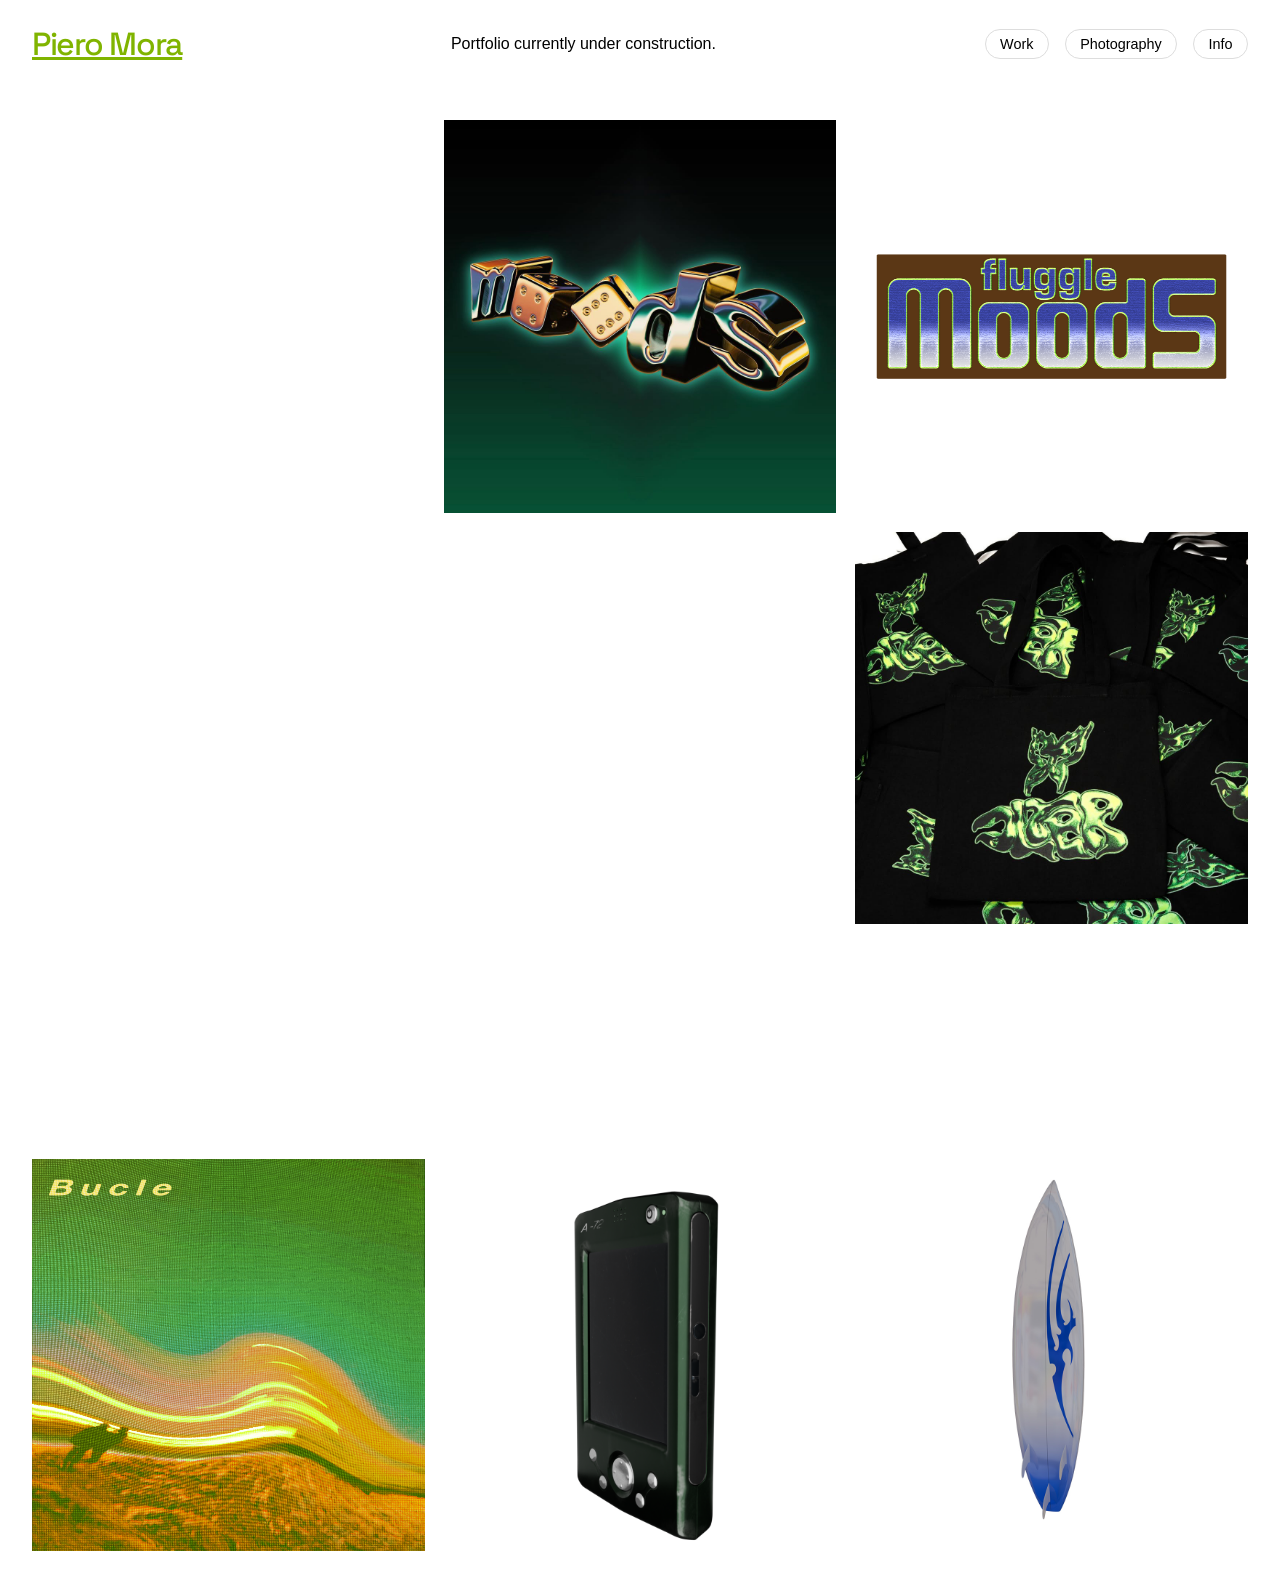
<file: index.html>
<!DOCTYPE html>
 <html lang="en">
 <head>
    <meta charset="UTF-8">
    <meta name="viewport" content="width=device-width, initial-scale=1.0">
    <title>PieroMora</title>
    <link rel="stylesheet" href="style.css">
    <link href="https://fonts.googleapis.com/css2?family=Space+Grotesk:wght@600;700&display=swap" rel="stylesheet">

 </head>

  
 <body>
   <header class="top-bar">

            <a href="#work" class="name">Piero Mora</a>

               <div class="status">Portfolio currently under construction.</div>
            <nav class="nav">
               <a href="#work">Work</a>
               <a href="#photo">Photography</a>
               <a href="info.html">Info</a>
  
            </nav>
   </header>

      <section class="work-grid" id="work">

            <a href="#" class="work-item">
            <video muted loop playsinline autoplay>
               <source src="media/fluxnova/fluxnova00010199.mp4" type="video/mp4">
               
            </video>
         </a>

         <a href="#" class="work-item">
            <img src="media/personal/moods.jpg" alt="Work 1">
         </a>

         <a href="#" class="work-item">
            <img src="media/kall/flugglemoodsstickes/stickers/fmverdechocolate.png" alt="Work 2">
         </a>

         <a href="#" class="work-item">
            <video muted loop playsinline autoplay>
               <source src="media/noise/noiselab00010150.mp4" type="video/mp4">
              
            </video>
         </a>

         <a href="#" class="work-item">
            <video muted loop playsinline autoplay>
               <source src="media/fst/fstanimacion00010098.mp4" type="video/mp4">
               Tu navegador no soporta videos HTML5.
            </video>
         </a>

         <a href="#" class="work-item">
            <img src="media/altstuf/totesbolsas.jpg" alt="Work 3">
         </a>

          <a href="#" class="work-item">
            <video muted loop playsinline autoplay>
               <source src="media/stargazzing/debajodelsol.mp4" type="video/mp4">
               
            </video>
         </a>
         
          <a href="#" class="work-item">
            <video muted loop playsinline autoplay>
               <source src="media/personal/system72.mp4" type="video/mp4">
               
            </video>
         </a>

         <a href="#" class="work-item">
            <video muted loop playsinline autoplay>
               <source src="media/stargazzing/puerta.mp4" type="video/mp4">
               
            </video>
         </a>


         <a href="#" class="work-item">
            <img src="media/stargazzing/bucle.png" alt="Work 4">
         </a>

         <a href="#" class="work-item">
            <img src="media/dispositivo/dispositivo2.png" alt="Work 4">
         </a>

          <a href="#" class="work-item">
            <img src="media/personal/backsurfboard.jpg" alt="Work 4">
         </a>
      </section>
       
 </body>



 </html>
</file>
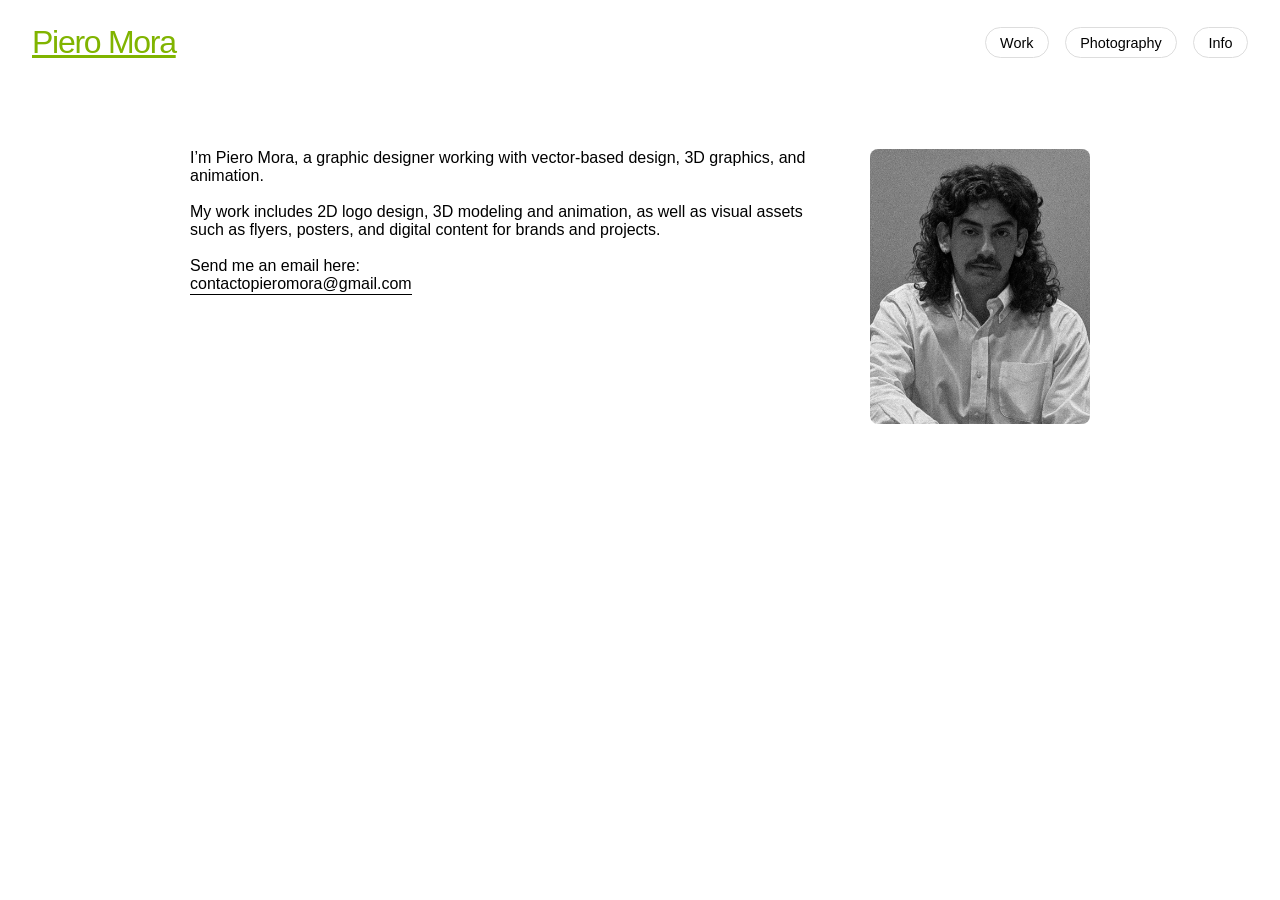
<file: info.html>
<!DOCTYPE html>
<html lang="en">
<head>
  <meta charset="UTF-8">
  <title>Info — Piero Mora</title>
  <link rel="stylesheet" href="style.css">
</head>

<body>

  <header class="top-bar">
    <a href="index.html#work" class="name">Piero Mora</a>
    <nav class="nav">
      <a href="index.html">Work</a>
      <a href="photography.html">Photography</a>
      <a href="info.html">Info</a>
      
    </nav>
  </header>

  <main>
   <main>
  <section class="info-page">

    <div class="info-grid">

      <div class="info-text">
        <p>
          I’m Piero Mora, a graphic designer working with vector-based design,
          3D graphics, and animation.
        </p>
        <br>
        <p>
          My work includes 2D logo design, 3D modeling and animation,
          as well as visual assets such as flyers, posters,
          and digital content for brands and projects.
        </p>
        <br>
        <p>
          Send me an email here:<br>
          <a href="mailto:contactopieromora@gmail.com">
            contactopieromora@gmail.com
          </a>
        </p>
      </div>

      <div class="info-photo">
        <img src="profilepic.jpg" alt="Piero Mora">
      </div>

    </div>

  </section>
</main>

  </main>

</body>
</html>
</file>
<file: style.css>
:root {
  --green-dark-1: #3A4719;
  --green-mid-1: #62801A;
  --green-dark-2: #2C3E00;
  --green-dark-3: #3B5300;
  --green-accent: #80B400;

  --bg-main: #2C3E00;
  --bg-header: #3A4719;
  --text-main: #F2F2F2;
}

/* MOBILE HEADER */

@media (max-width: 768px) {
  .top-bar {
    flex-direction: column;
    align-items: stretch;
    gap: 12px;
  }

  .nav {
    justify-content: space-between;
    width: 100%;
  }

  .nav a {
    margin-left: 0;
  }

  .status {
    font-size: 12px;
    opacity: 0.7;
  }
}

/* BODY TRABAJOS GRID PRINCIPAL---------------------------------------------- */
/* WORK GRID */

.work-grid {
  display: grid;
  grid-template-columns: repeat(3, 1fr); /* 3 columnas iguales */
  gap: 1.2rem; /* espacio entre filas y columnas */
  padding: 2rem;
}

.work-item {
  position: relative;
}

.work-item video {
  width: 100%;
  height: auto;
  display: block;
}

/* reponsivo ojo grids-------------------------- */ 
@media (max-width: 900px) {
  .work-grid {
    grid-template-columns: repeat(2, 1fr); /* 2 columnas en pantallas medianas */
  }
}

@media (max-width: 600px) {
  .work-grid {
    grid-template-columns: 1fr; /* 1 columna en móviles */
  }
}
/* --------------------------------------------- */


/* IMAGE */
.work-item img {
  width: 100%;
  display: block;
}

/* DARK OVERLAY */
.work-item::after {
  content: "";
  position: absolute;
  inset: 0;
  background: rgba(0, 0, 0, 0.35);
  opacity: 0;
  transition: opacity 0.3s ease;
}
/* HOVER EFFECT */
.work-item:hover::after {
  opacity: 1;
}

.work-item {
  cursor: pointer;
}

.work-item:hover img {
  transform: none;
}


/* ------------------------------------------------------------------------------------------- */






* {
  margin: 0;
  padding: 0;
  box-sizing: border-box;
}

body {
  background: #ffffff;
  color: #000000;
  font-family: Arial, Helvetica, sans-serif;
  padding-top: 0px; 
}

.top-bar {
  position: sticky;
  top: 0;
  left: 0;
  width: 100%;
  padding: 1.5rem 2rem;

  display: flex;
  justify-content: space-between;
  align-items: center;

  background: #ffffff;
  color: #000000;

  z-index: 100;
}

.name {
  
  font-family: 'Space Grotesk', sans-serif;
  color: var(--green-accent);
  font-size: 2rem;
  font-weight: 500;
  letter-spacing: -0.04em;
}


.nav {
  display: flex;
  gap: 1rem;
}

.nav a {
  text-decoration: none;
  color: #000000;
  font-size: 0.9rem;
  padding: 0.4rem 0.9rem;
  border: 1px solid #ddd;
  border-radius: 999px;
}




/* inf style ------------------------------------------------------------------------------------------------*/

.info-page {
  max-width: 900px;
  margin: 0 auto;
  padding-top: 4rem;
}

.info-grid {
  display: flex;
  gap: 3rem;
  align-items: flex-start;
  flex-wrap: wrap; /* permite que los elementos bajen en pantallas pequeñas */
}

.info-text {
  flex: 1; /* ocupa el espacio disponible */
  min-width: 250px; /* evita que se haga demasiado pequeño */
}

.info-photo {
  flex: 0 0 220px; /* tamaño fijo para la foto */
}

.info-photo img {
  width: 100%;
  border-radius: 8px;
}

/* correo */
.info-page a {
  color: inherit;
  text-decoration: none;
  border-bottom: 1px solid currentColor;
  padding-bottom: 2px;
}

.info-page a:hover {
  opacity: 0.7;
}

/* móvil */
@media (max-width: 768px) {
  .info-grid {
    flex-direction: column; /* apila elementos verticalmente */
    gap: 1.5rem; /* menos espacio en móvil */
  }

  .info-photo {
    order: -1; /* pone la foto arriba */
    width: 100%;
    max-width: 220px;
    margin: 0 auto 2rem auto; /* centra la foto */
  }
}
</file>
